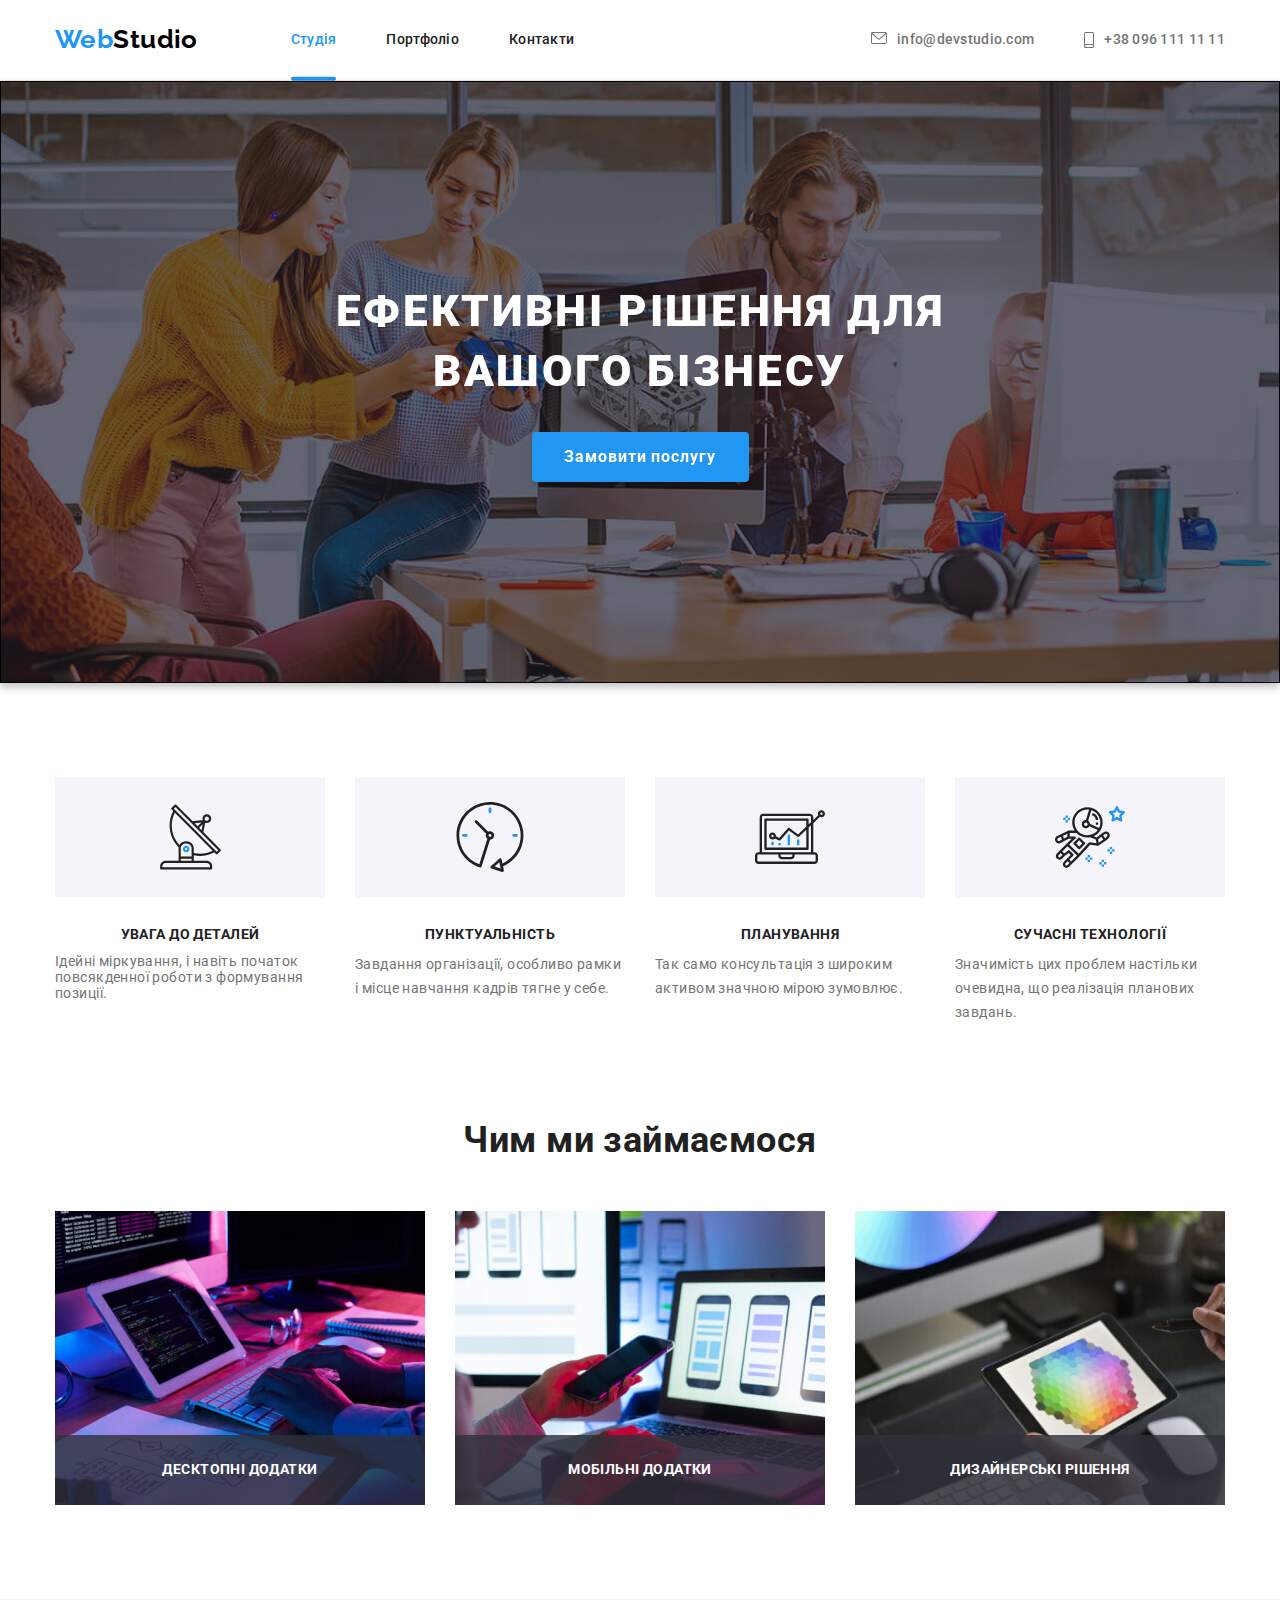
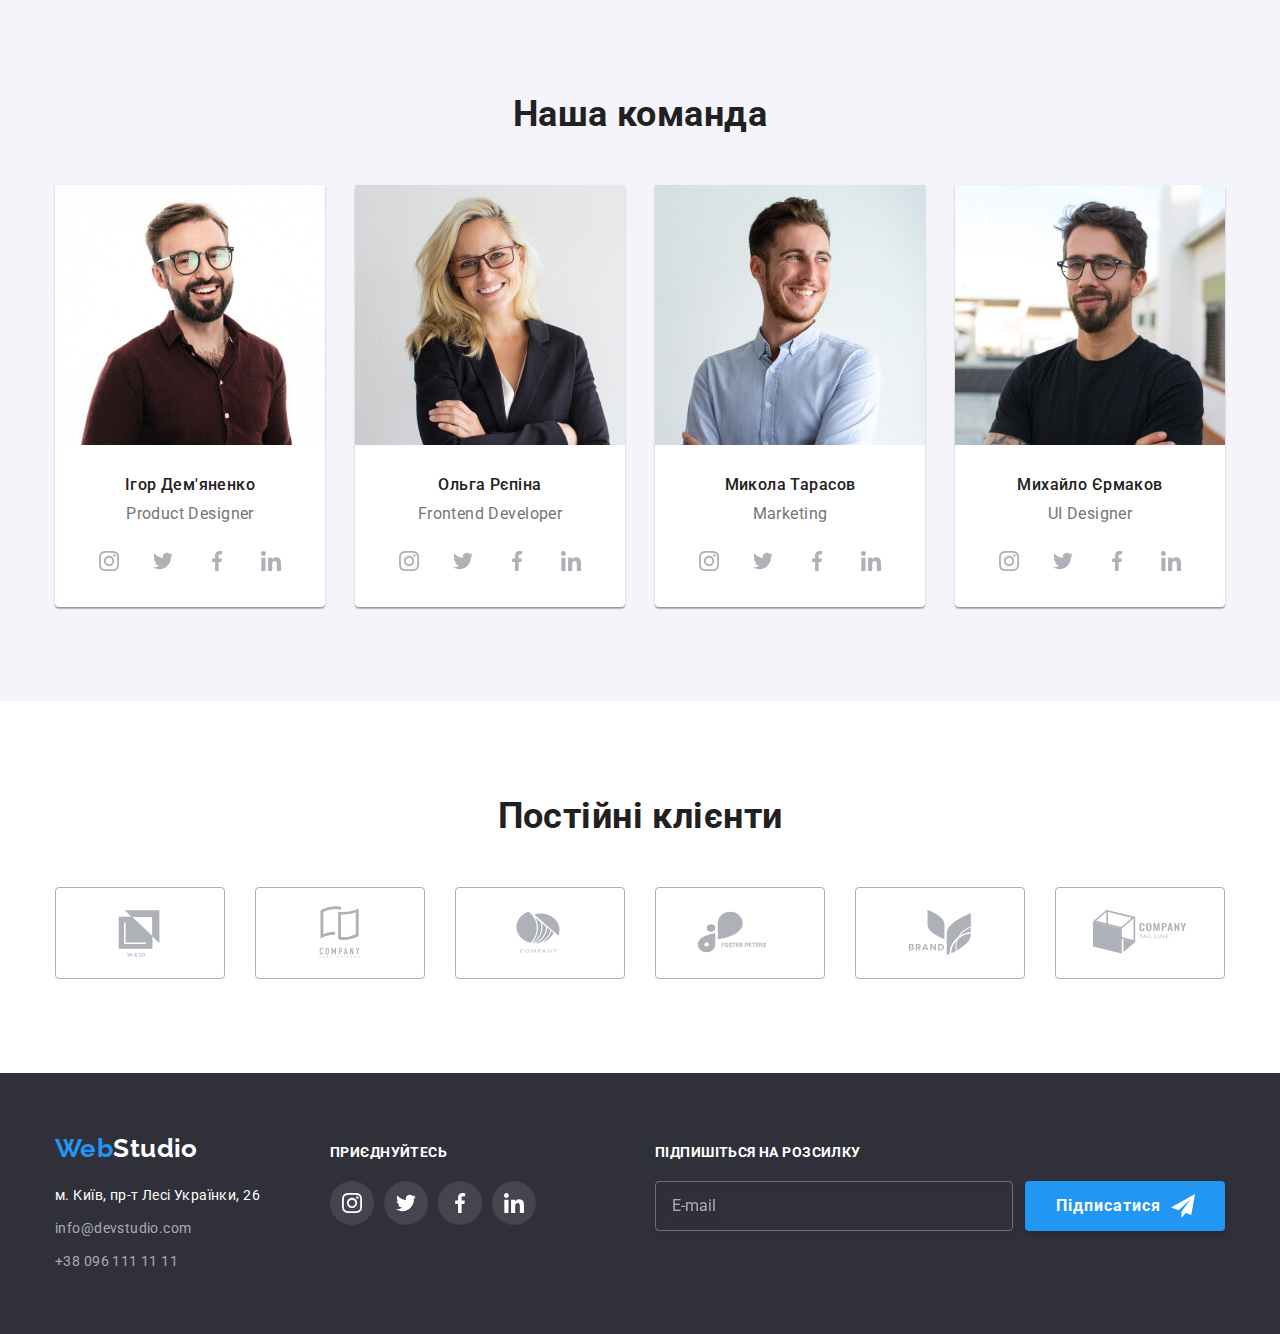
<file: index.html>
<!DOCTYPE html>
<html lang="uk">
	<head>
		<meta charset="UTF-8" />
		<meta http-equiv="X-UA-Compatible" content="IE=edge" />
		<meta name="viewport" content="width=device-width, initial-scale=1.0" />
		<title>Студія</title>
		<link rel="preconnect" href="https://fonts.googleapis.com" />
		<link rel="preconnect" href="https://fonts.gstatic.com" crossorigin />
		<link
			href="https://fonts.googleapis.com/css2?family=Raleway:wght@700&family=Roboto:wght@400;500;700;900&display=swap"
			rel="stylesheet"
		/>
		<link rel="stylesheet" href="./css/main.min.css" />
	</head>
	<body>
		<header class="page-header">
			<div class="header-wrap container">
				<nav class="header-nav">
					<a href="" lang="en" class="logo"> Web<span class="logo-second-part">Studio</span> </a>
					<ul class="header-menu">
						<li><a href="" class="menu-link link current">Студія</a></li>
						<li><a href="./portfolio.html" class="menu-link link">Портфоліо</a></li>
						<li><a href="" class="menu-link link">Контакти</a></li>
					</ul>
				</nav>
				<ul class="header-contacts">
					<li class="header-contact">
						<a href="mailto:info@devstudio.com" class="contacts-link link">
							<svg class="header-icon" width="16" height="12">
								<use href="./image/svg/icons.svg#envelope"></use>
							</svg>
							<p>info@devstudio.com</p>
						</a>
					</li>
					<li class="header-contact">
						<a href="tel:+380961111111" class="contacts-link link">
							<svg class="header-icon" width="10" height="16">
								<use href="./image/svg/icons.svg#smartphone"></use>
							</svg>
							<p>+38 096 111 11 11</p>
						</a>
					</li>
				</ul>
			</div>
			<div class="header-mobile-container container">
				<nav class="mobile-nav">
					<a href="" lang="en" class="logo"> Web<span class="logo-second-part">Studio</span> </a>
					<button type="button" class="mobile-menu-open" data-menu-open>
						<svg class="menu-icon" width="40" height="40">
							<use class="mobile-burger-icon" href="./image/svg/icons.svg#menu"></use>
						</svg>
					</button>
					<div class="menu-container is-hidden" data-menu>
						<div class="menu-first-part">
							<button type="button" class="mobile-menu-close" data-menu-close>
								<svg class="menu-close-icon" width="40" height="40">
									<use class="menu-close-cross" href="./image/svg/icons.svg#close40px"></use>
								</svg>
							</button>
							<ul class="mobile-menu-list">
								<li><a href="" class="mobile-menu-link link current">Студія</a></li>
								<li><a href="./portfolio.html" class="mobile-menu-link link">Портфоліо</a></li>
								<li><a href="" class="mobile-menu-link link">Контакти</a></li>
							</ul>
						</div>
						<ul class="mobile-contact">
							<li class="mobile-tel">
								<a href="tel:+380961111111" class="mobile-contact-link link"> +38 096 111 11 11 </a>
							</li>
							<li class="mobile-mail">
								<a href="mailto:info@devstudio.com" class="mobile-contact-link link">
									info@devstudio.com
								</a>
							</li>
							<li class="mobile-contact">
								<ul class="mobile-socials">
									<li class="mobile-social"><a href="">Instagram</a></li>
									<li class="mobile-social"><a href="">Twitter</a></li>
									<li class="mobile-social"><a href="">Facebook</a></li>
									<li class="mobile-social"><a href="">LinkedIn</a></li>
								</ul>
							</li>
						</ul>
					</div>
				</nav>
			</div>
		</header>
		<main>
			<!-- Герой -->
			<section class="hero">
				<div class="hero__promo">
					<h1 class="hero__title">Ефективні рішення для вашого бізнесу</h1>
					<button type="button" class="common-button common-button--hero" data-modal-open>
						Замовити послугу
					</button>
				</div>
			</section>
			<!-- Переваги -->
			<section class="benefits section">
				<div class="container">
					<h2 class="benefits__title visually-hidden">Переваги</h2>
					<ul class="benefits__list">
						<li class="benefits__item">
							<div class="benefits__picture">
								<svg class="benefits__icon" width="65" height="70">
									<use href="./image/svg/icons.svg#antenna"></use>
								</svg>
							</div>
							<h3 class="benefits__subtitle">Увага до деталей</h3>
							<p class="benefits-text">
								Ідейні міркування, і навіть початок повсякденної роботи з формування позиції.
							</p>
						</li>
						<li class="benefits__item">
							<div class="benefits__picture">
								<svg class="benefits__icon" width="70" height="70">
									<use href="./image/svg/icons.svg#clock"></use>
								</svg>
							</div>
							<h3 class="benefits__subtitle">Пунктуальність</h3>
							<p class="benefits__text">
								Завдання організації, особливо рамки і місце навчання кадрів тягне у себе.
							</p>
						</li>
						<li class="benefits__item">
							<div class="benefits__picture">
								<svg class="benefits__icon" width="70" height="70">
									<use href="./image/svg/icons.svg#diagram"></use>
								</svg>
							</div>
							<h3 class="benefits__subtitle">Планування</h3>
							<p class="benefits__text">
								Так само консультація з широким активом значною мірою зумовлює.
							</p>
						</li>
						<li class="benefits__item">
							<div class="benefits__picture">
								<svg class="benefits__icon" width="70" height="70">
									<use href="./image/svg/icons.svg#astronaut"></use>
								</svg>
							</div>
							<h3 class="benefits__subtitle">Сучасні технології</h3>
							<p class="benefits__text">
								Значимість цих проблем настільки очевидна, що реалізація планових завдань.
							</p>
						</li>
					</ul>
				</div>
			</section>
			<!-- Чим ми займаємося -->
			<section class="work section">
				<div class="container">
					<h2 class="work__title section-title">Чим ми займаємося</h2>
					<ul class="work__list">
						<li class="work__item">
							<img
								srcset="./image/work/work1-desk370@1x.jpg 1x, ./image/work/work1-desk370@2x.jpg 2x"
								src="./image/work/work1-desk370@1x.jpg"
								alt="Людина набирає програмний код на клавіатурі"
							/>
							<div class="work__description">Десктопні додатки</div>
						</li>
						<li class="work__item">
							<img
								srcset="./image/work/work2-desk370@1x.jpg 1x, ./image/work/work2-desk370@2x.jpg 2x"
								src="./image/work/work2-desk370@1x.jpg"
								alt="Людина працює з телефоном через ноутбук"
							/>
							<div class="work__description">Мобільні додатки</div>
						</li>
						<li class="work__item">
							<img
								srcset="./image/work/work3-desk370@1x.jpg 1x, ./image/work/work3-desk370@2x.jpg 2x"
								src="./image/work/work3-desk370@1x.jpg"
								alt="Людина вибирає колір на планшеті"
							/>
							<div class="work__description">Дизайнерські рішення</div>
						</li>
					</ul>
				</div>
			</section>
			<!-- Наша команда -->
			<section class="team section">
				<div class="container">
					<h2 class="team-title section-title">Наша команда</h2>
					<ul class="team-list">
						<li class="team-item">
							<picture>
								<source
									srcset="
										./image/team/pr-designer-desk-270@1x.jpg 1x,
										./image/team/pr-designer-desk-270@2x.jpg 2x
									"
									media="(min-width: 1200px)"
								/>
								<source
									srcset="
										./image/team/pr-designer-tab-354@1x.jpg 1x,
										./image/team/pr-designer-tab-354@2x.jpg 2x
									"
									media="(min-width: 768px)"
								/>
								<source
									srcset="
										./image/team/pr-designer-mob-450@1x.jpg  1x,
										./image/team//pr-designer-mob-450@2x.jpg 2x
									"
									media="(max-width: 767px)"
								/>
								<img
									src="./image/team/pr-designer-mob-450@1x.jpg"
									alt="фотографія Ігоря Дем'яненко"
									width="450"
									height="460"
								/>
							</picture>
							<div class="team-description">
								<h3 class="team-subtitle">Ігор Дем'яненко</h3>
								<p class="team-text" lang="en">Product Designer</p>
								<ul class="team-socials">
									<li class="team-social-item social-item">
										<a href="" class="team-social-link social-link">
											<svg class="team-icon social-icon" width="20" height="20">
												<use href="./image/svg/icons.svg#instagram"></use>
											</svg>
										</a>
									</li>
									<li class="team-social-item social-item">
										<a href="" class="team-social-link social-link">
											<svg class="team-icon social-icon" width="20" height="20">
												<use href="./image/svg/icons.svg#twitter"></use>
											</svg>
										</a>
									</li>
									<li class="team-social-item social-item">
										<a href="" class="team-social-link social-link">
											<svg class="team-icon social-icon" width="20" height="20">
												<use href="./image/svg/icons.svg#facebook"></use>
											</svg>
										</a>
									</li>
									<li class="team-social-item social-item">
										<a href="" class="team-social-link social-link">
											<svg class="team-icon social-icon" width="20" height="20">
												<use href="./image/svg/icons.svg#linkedin"></use>
											</svg>
										</a>
									</li>
								</ul>
							</div>
						</li>
						<li class="team-item">
							<picture>
								<source
									srcset="
										./image/team/developer-desk-270@1x.jpg 1x,
										./image/team/developer-desk-270@2x.jpg 2x
									"
									media="(min-width: 1200px)"
								/>
								<source
									srcset="
										./image/team/developer-tab-354@1x.jpg 1x,
										./image/team/developer-tab-354@2x.jpg 2x
									"
									media="(min-width: 768px)"
								/>
								<source
									srcset="
										./image/team/developer-mob-450@1x.jpg 1x,
										./image/team/developer-mob-450@2x.jpg 2x
									"
									media="(max-width: 767px)"
								/>
								<img
									src="./image/team/developer-mob-450@1x.jpg"
									alt="фотографія Ольги Рєпіної"
									width="450"
									height="460"
								/>
							</picture>
							<div class="team-description">
								<h3 class="team-subtitle">Ольга Рєпіна</h3>
								<p class="team-text" lang="en">Frontend Developer</p>
								<ul class="team-socials">
									<li class="team-social-item social-item">
										<a href="" class="team-social-link social-link">
											<svg class="team-icon social-icon" width="20" height="20">
												<use href="./image/svg/icons.svg#instagram"></use>
											</svg>
										</a>
									</li>
									<li class="team-social-item social-item">
										<a href="" class="team-social-link social-link">
											<svg class="team-icon social-icon" width="20" height="20">
												<use href="./image/svg/icons.svg#twitter"></use>
											</svg>
										</a>
									</li>
									<li class="team-social-item social-item">
										<a href="" class="team-social-link social-link">
											<svg class="team-icon social-icon" width="20" height="20">
												<use href="./image/svg/icons.svg#facebook"></use>
											</svg>
										</a>
									</li>
									<li class="team-social-item social-item">
										<a href="" class="team-social-link social-link">
											<svg class="team-icon social-icon" width="20" height="20">
												<use href="./image/svg/icons.svg#linkedin"></use>
											</svg>
										</a>
									</li>
								</ul>
							</div>
						</li>
						<li class="team-item">
							<picture>
								<source
									srcset="
										./image/team/marketing-desk-270@1x.jpg 1x,
										./image/team/marketing-desk-270@2x.jpg 2x
									"
									media="(min-width: 1200px)"
								/>
								<source
									srcset="
										./image/team/marketing-tab-354@1x.jpg 1x,
										./image/team/marketing-tab-354@2x.jpg 2x
									"
									media="(min-width: 768px)"
								/>
								<source
									srcset="
										./image/team/marketing-mob-450@1x.jpg 1x,
										./image/team/marketing-mob-450@2x.jpg 2x
									"
									media="(max-width: 767px)"
								/>
								<img
									src="./image/team/marketing-mob-450@1x.jpg"
									alt="фотографія Миколи Тарасова"
									width="450"
									height="460"
								/>
							</picture>
							<div class="team-description">
								<h3 class="team-subtitle">Микола Тарасов</h3>
								<p class="team-text" lang="en">Marketing</p>
								<ul class="team-socials">
									<li class="team-social-item social-item">
										<a href="" class="team-social-link social-link">
											<svg class="team-icon social-icon" width="20" height="20">
												<use href="./image/svg/icons.svg#instagram"></use>
											</svg>
										</a>
									</li>
									<li class="team-social-item social-item">
										<a href="" class="team-social-link social-link">
											<svg class="team-icon social-icon" width="20" height="20">
												<use href="./image/svg/icons.svg#twitter"></use>
											</svg>
										</a>
									</li>
									<li class="team-social-item social-item">
										<a href="" class="team-social-link social-link">
											<svg class="team-icon social-icon" width="20" height="20">
												<use href="./image/svg/icons.svg#facebook"></use>
											</svg>
										</a>
									</li>
									<li class="team-social-item social-item">
										<a href="" class="team-social-link social-link">
											<svg class="team-icon social-icon" width="20" height="20">
												<use href="./image/svg/icons.svg#linkedin"></use>
											</svg>
										</a>
									</li>
								</ul>
							</div>
						</li>
						<li class="team-item">
							<picture>
								<source
									srcset="
										./image/team/ui-designer-desk-270@1x.jpg 1x,
										./image/team/ui-designer-desk-270@2x.jpg 2x
									"
									media="(min-width: 1200px)"
								/>
								<source
									srcset="
										./image/team/ui-designer-tab-354@1x.jpg 1x,
										./image/team/ui-designer-tab-354@2x.jpg 2x
									"
									media="(min-width: 768px)"
								/>
								<source
									srcset="
										./image/team/ui-designer-mob-450@1x.jpg 1x,
										./image/team/ui-designer-mob-450@2x.jpg 2x
									"
									media="(max-width: 767px)"
								/>
								<img
									src="./image/team/ui-designer-mob-450@1x.jpg"
									alt="фотографія Михайла Єрмакова"
									width="450"
									height="460"
								/>
							</picture>
							<div class="team-description">
								<h3 class="team-subtitle">Михайло Єрмаков</h3>
								<p class="team-text" lang="en">UI Designer</p>
								<ul class="team-socials">
									<li class="team-social-item social-item">
										<a href="" class="team-social-link social-link">
											<svg class="team-icon social-icon" width="20" height="20">
												<use href="./image/svg/icons.svg#instagram"></use>
											</svg>
										</a>
									</li>
									<li class="team-social-item social-item">
										<a href="" class="team-social-link social-link">
											<svg class="team-icon social-icon" width="20" height="20">
												<use href="./image/svg/icons.svg#twitter"></use>
											</svg>
										</a>
									</li>
									<li class="team-social-item social-item">
										<a href="" class="team-social-link social-link">
											<svg class="team-icon social-icon" width="20" height="20">
												<use href="./image/svg/icons.svg#facebook"></use>
											</svg>
										</a>
									</li>
									<li class="team-social-item social-item">
										<a href="" class="team-social-link social-link">
											<svg class="team-icon social-icon" width="20" height="20">
												<use href="./image/svg/icons.svg#linkedin"></use>
											</svg>
										</a>
									</li>
								</ul>
							</div>
						</li>
					</ul>
				</div>
			</section>
			<!-- Постійні клієнти -->
			<section class="clients section">
				<div class="container">
					<h2 class="clients-title section-title">Постійні клієнти</h2>
					<ul class="clients-list">
						<li class="clients-item">
							<a href="" class="clients-link">
								<svg class="clients-icon" width="106" height="60">
									<use href="./image/svg/icons.svg#logo1"></use>
								</svg>
							</a>
						</li>
						<li class="clients-item">
							<a href="" class="clients-link">
								<svg class="clients-icon" width="106" height="60">
									<use href="./image/svg/icons.svg#logo2"></use>
								</svg>
							</a>
						</li>
						<li class="clients-item">
							<a href="" class="clients-link">
								<svg class="clients-icon" width="106" height="60">
									<use href="./image/svg/icons.svg#logo3"></use>
								</svg>
							</a>
						</li>
						<li class="clients-item">
							<a href="" class="clients-link">
								<svg class="clients-icon" width="106" height="60">
									<use href="./image/svg/icons.svg#logo4"></use>
								</svg>
							</a>
						</li>
						<li class="clients-item">
							<a href="" class="clients-link">
								<svg class="clients-icon" width="106" height="60">
									<use href="./image/svg/icons.svg#logo5"></use>
								</svg>
							</a>
						</li>
						<li class="clients-item">
							<a href="" class="clients-link">
								<svg class="clients-icon" width="106" height="60">
									<use href="./image/svg/icons.svg#logo6"></use>
								</svg>
							</a>
						</li>
					</ul>
				</div>
			</section>
		</main>
		<footer class="down">
			<div class="footer-container container">
				<div class="footer-address">
					<a href="" lang="en" class="logo"> Web<span class="logo-second-part">Studio</span> </a>
					<address class="footer-contacts">
						<ul class="footer-list">
							<li class="footer-item">
								<a
									href="https://moovitapp.com/index/uk/Громадський_транспорт-бульвар_Лесі_Українки_26-Kyiv-site_40308368-3468"
									target="_blank"
									rel="noopener noreferrer"
									class="footer-link link"
									>м. Київ, пр-т Лесі Українки, 26</a
								>
							</li>
							<li class="footer-item">
								<a href="mailto:info@devstudio.com" class="footer-link link transparent"
									>info@devstudio.com</a
								>
							</li>
							<li class="footer-item">
								<a href="tel:+380961111111" class="footer-link link transparent"
									>+38 096 111 11 11</a
								>
							</li>
						</ul>
					</address>
				</div>
				<div class="footer-follow">
					<p class="footer-call">приєднуйтесь</p>
					<ul class="footer-socials-list">
						<li class="footer-social-item social-item">
							<a href="" class="footer-social-link social-link">
								<svg class="footer-icon social-icon" width="20" height="20">
									<use href="./image/svg/icons.svg#instagram"></use>
								</svg>
							</a>
						</li>
						<li class="footer-social-item social-item">
							<a href="" class="footer-social-link social-link">
								<svg class="footer-icon social-icon" width="20" height="20">
									<use href="./image/svg/icons.svg#twitter"></use>
								</svg>
							</a>
						</li>
						<li class="footer-social-item social-item">
							<a href="" class="footer-social-link social-link">
								<svg class="footer-icon social-icon" width="20" height="20">
									<use href="./image/svg/icons.svg#facebook"></use>
								</svg>
							</a>
						</li>
						<li class="footer-social-item social-item">
							<a href="" class="footer-social-link social-link">
								<svg class="footer-icon social-icon" width="20" height="20">
									<use href="./image/svg/icons.svg#linkedin"></use>
								</svg>
							</a>
						</li>
					</ul>
				</div>
				<div class="footer-subscription">
					<p class="footer-call">Підпишіться на розсилку</p>
					<form class="subscription-form">
						<label>
							<input
								id="subscription-input"
								type="email"
								name="subscription-email"
								class="subscription-input"
								placeholder="E-mail"
							/>
						</label>
						<button type="submit" class="common-button footer-subscription-btn">
							<span class="footer-button-text">Підписатися</span>
							<svg class="footer-button-icon" width="24" height="24">
								<use href="./image/svg/icons.svg#send"></use>
							</svg>
						</button>
					</form>
				</div>
			</div>
		</footer>
		<div class="backdrop is-hidden" data-modal>
			<div class="order-modal">
				<button type="button" class="order-modal-btn" data-modal-close>
					<svg class="order-close-icon" width="18" height="18">
						<use href="./image/svg/icons.svg#close"></use>
					</svg>
				</button>
				<p class="order-modal-title">Залиште свої дані, ми вам передзвонимо</p>
				<form class="order-modal-form">
					<div class="order-modal-field">
						<label for="user-name" class="order-modal-label">Ім'я</label>
						<div class="order-input-wrap">
							<input
								type="text"
								id="user-name"
								name="user-name"
								class="order-modal-input"
								required
							/>
							<svg class="order-input-icon" width="18" height="18">
								<use href="./image/svg/icons.svg#person-black"></use>
							</svg>
						</div>
					</div>
					<div class="order-modal-field">
						<label for="user-phone" class="order-modal-label">Телефон</label>
						<div class="order-input-wrap">
							<input
								type="tel"
								id="user-phone"
								name="user-phone"
								class="order-modal-input"
								required
							/>
							<svg class="order-input-icon" width="18" height="18">
								<use href="./image/svg/icons.svg#phone-black"></use>
							</svg>
						</div>
					</div>
					<div class="order-modal-field">
						<label for="user-mail" class="order-modal-label">Пошта</label>
						<div class="order-input-wrap">
							<input
								type="email"
								name="user-mail"
								id="user-mail"
								class="order-modal-input"
								required
							/>
							<svg class="order-input-icon" width="18" height="18">
								<use href="./image/svg/icons.svg#email-black"></use>
							</svg>
						</div>
					</div>
					<div class="order-modal-field">
						<label for="user-comment" class="order-modal-label">Коментар</label>
						<textarea
							id="user-comment"
							name="user-comment"
							class="order-modal-area"
							placeholder="Введіть текст"
						></textarea>
					</div>
					<div class="order-modal-field">
						<input
							type="checkbox"
							id="order-conditions"
							name="agreement"
							value="yes"
							class="order-modal-check visually-hidden"
						/>
						<label for="order-conditions" class="order-check-label">
							<span class="check-icon-wrap">
								<svg class="order-check-icon" width="16" height="15">
									<use href="./image/svg/icons.svg#check"></use>
								</svg>
							</span>
							<span class="order-conditions">
								Погоджуюся з розсилкою та приймаю
								<a href="" class="order-modal-link">Умови договору</a></span
							>
						</label>
					</div>
					<button type="submit" class="order-submit-btn common-button">Відправити</button>
				</form>
			</div>
		</div>
		<script src="./js/modal.js"></script>
		<script src="./js/menu.js"></script>
	</body>
</html>
</file>
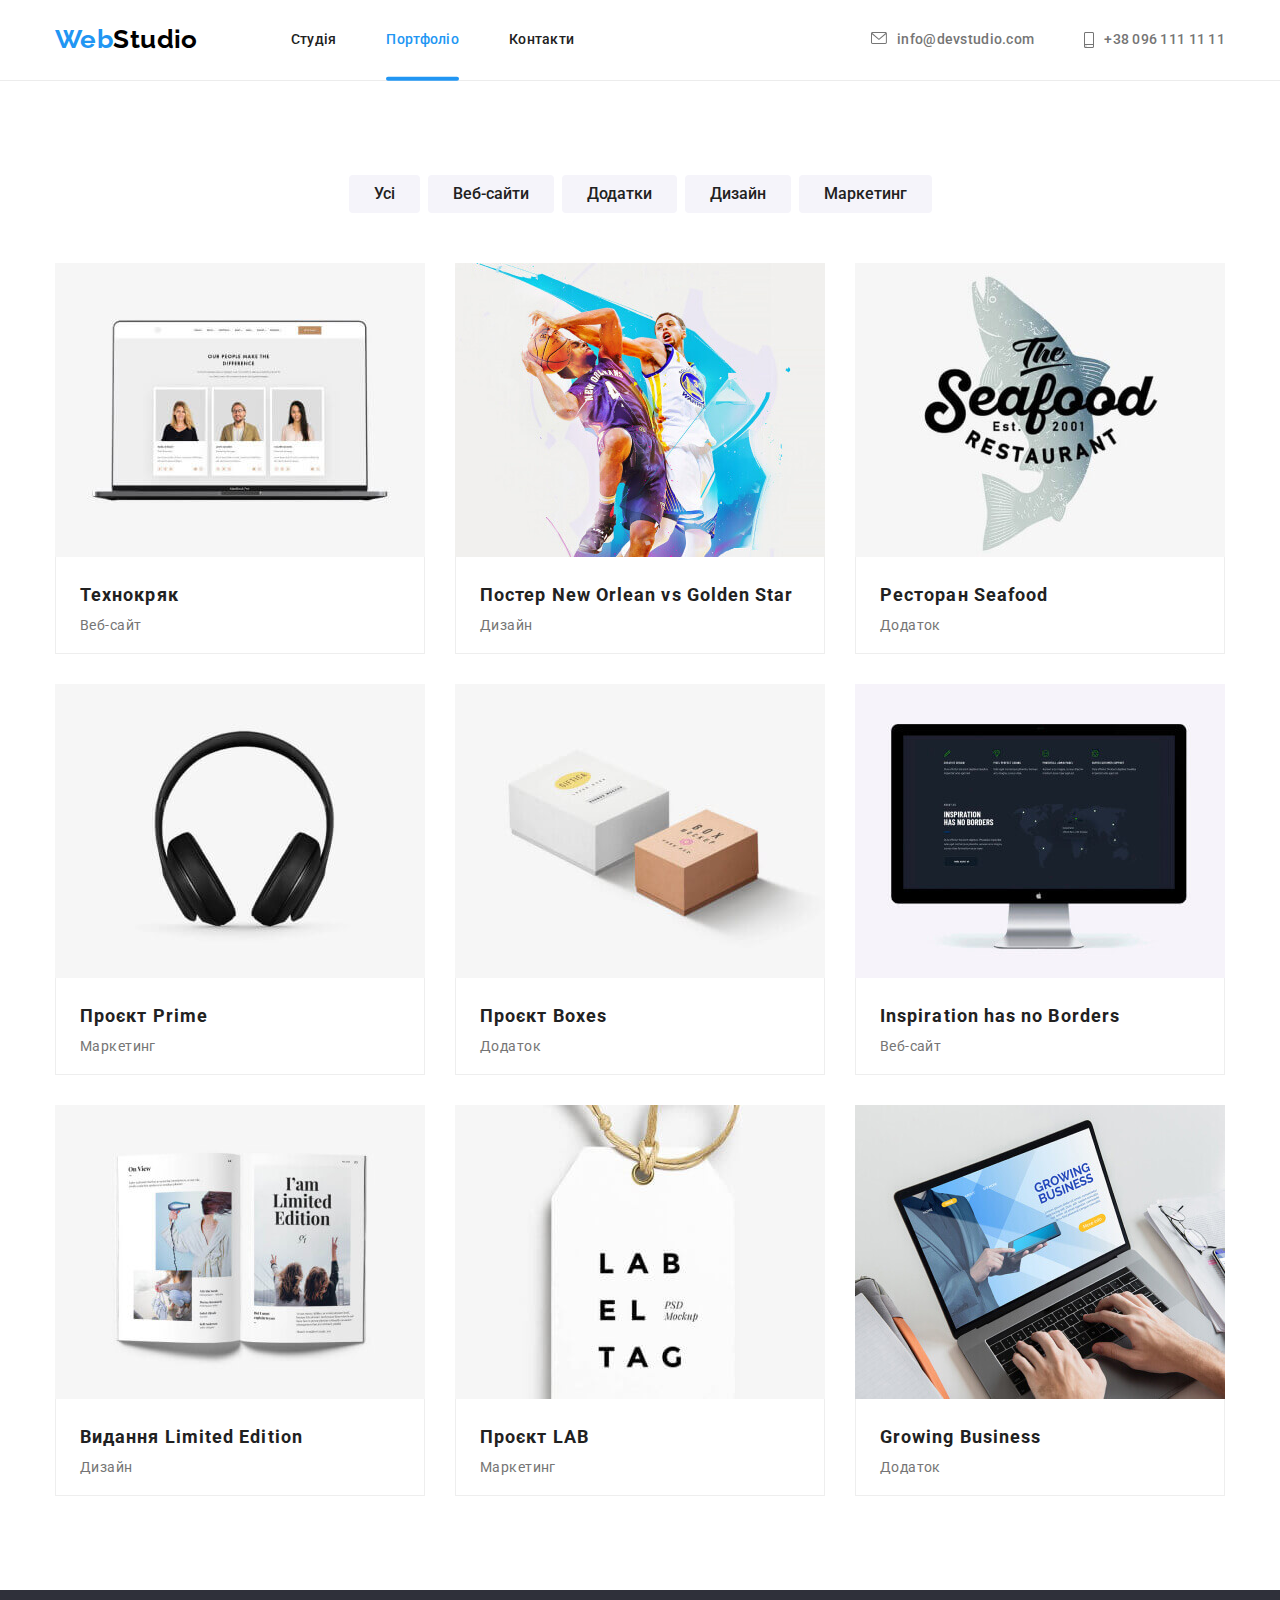
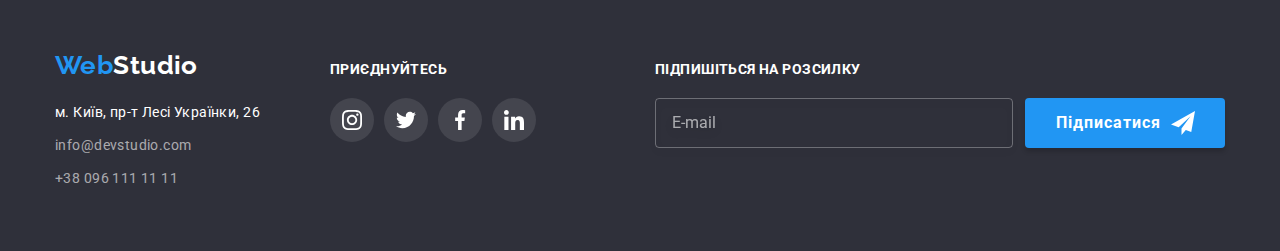
<file: portfolio.html>
<!DOCTYPE html>
<html lang="uk">
	<head>
		<meta charset="UTF-8" />
		<meta http-equiv="X-UA-Compatible" content="IE=edge" />
		<meta name="viewport" content="width=device-width, initial-scale=1.0" />
		<title>Портфоліо</title>
		<link rel="preconnect" href="https://fonts.googleapis.com" />
		<link rel="preconnect" href="https://fonts.gstatic.com" crossorigin />
		<link
			href="https://fonts.googleapis.com/css2?family=Raleway:wght@700&family=Roboto:wght@400;500;700;900&display=swap"
			rel="stylesheet"
		/>
		<link rel="stylesheet" href="./css/main.min.css" />
	</head>
	<body>
		<header class="page-header">
			<div class="header-wrap container">
				<nav class="header-nav">
					<a href="" lang="en" class="logo">
						<span class="logo-first-part">Web</span><span class="logo-second-part">Studio</span>
					</a>
					<ul class="header-menu list">
						<li><a href="./index.html" class="menu-link link">Студія</a></li>
						<li><a href="" class="menu-link link current">Портфоліо</a></li>
						<li><a href="" class="menu-link link">Контакти</a></li>
					</ul>
				</nav>
				<ul class="header-contacts list">
					<li class="header-contact">
						<a href="mailto:info@devstudio.com" class="contacts-link link">
							<svg class="header-icon" width="16" height="12">
								<use href="./image/svg/icons.svg#envelope"></use>
							</svg>
							<p>info@devstudio.com</p>
						</a>
					</li>
					<li class="header-contact">
						<a href="tel:+380961111111" class="contacts-link link">
							<svg class="header-icon" width="10" height="16">
								<use href="./image/svg/icons.svg#smartphone"></use>
							</svg>
							<p>+38 096 111 11 11</p>
						</a>
					</li>
				</ul>
			</div>
			<div class="header-mobile-container container">
				<nav class="mobile-nav">
					<a href="" lang="en" class="logo"> Web<span class="logo-second-part">Studio</span> </a>
					<button type="button" class="mobile-menu-open" data-menu-open>
						<svg class="menu-icon" width="40" height="40">
							<use class="mobile-burger-icon" href="./image/svg/icons.svg#menu"></use>
						</svg>
					</button>
					<div class="menu-container is-hidden" data-menu>
						<div class="menu-first-part">
							<button type="button" class="mobile-menu-close" data-menu-close>
								<svg class="menu-close-icon" width="40" height="40">
									<use class="menu-close-cross" href="./image/svg/icons.svg#close40px"></use>
								</svg>
							</button>
							<ul class="mobile-menu-list">
								<li><a href="./index.html" class="mobile-menu-link link">Студія</a></li>
								<li><a href="" class="mobile-menu-link current link">Портфоліо</a></li>
								<li><a href="" class="mobile-menu-link link">Контакти</a></li>
							</ul>
						</div>
						<ul class="mobile-contact">
							<li class="mobile-tel">
								<a href="tel:+380961111111" class="mobile-contact-link link"> +38 096 111 11 11 </a>
							</li>
							<li class="mobile-mail">
								<a href="mailto:info@devstudio.com" class="mobile-contact-link link">
									info@devstudio.com
								</a>
							</li>
							<li class="mobile-contact">
								<ul class="mobile-socials">
									<li class="mobile-social"><a href="">Instagram</a></li>
									<li class="mobile-social"><a href="">Twitter</a></li>
									<li class="mobile-social"><a href="">Facebook</a></li>
									<li class="mobile-social"><a href="">LinkedIn</a></li>
								</ul>
							</li>
						</ul>
					</div>
				</nav>
			</div>
		</header>
		<main>
			<!-- Проєкти -->
			<section class="portfolio section">
				<div class="container">
					<h1 class="main-title visually-hidden">Портфоліо</h1>
					<ul class="portfolio-buttons list">
						<li class="buttons-item">
							<button type="button" class="portfolio-button big-size">Усі</button>
						</li>
						<li class="buttons-item">
							<button type="button" class="portfolio-button">Веб-сайти</button>
						</li>
						<li class="buttons-item">
							<button type="button" class="portfolio-button">Додатки</button>
						</li>
						<li class="buttons-item">
							<button type="button" class="portfolio-button">Дизайн</button>
						</li>
						<li class="buttons-item">
							<button type="button" class="portfolio-button">Маркетинг</button>
						</li>
					</ul>
					<ul class="portfolio-list list">
						<li class="portfolio-item">
							<a href="" class="portfolio-link">
								<div class="portfolio-item-thumb">
									<img
										srcset="
											./image/portfolio/project1-mob-450@1x.jpg  450w,
											./image/portfolio/project1-mob-450@2x.jpg  900w,
											./image/portfolio/project1-tab-354@1x.jpg  354w,
											./image/portfolio/project1-tab-354@2x.jpg  708w,
											./image/portfolio/project1-desk-370@1x.jpg 370w,
											./image/portfolio/project1-desk-370@2x.jpg 740w
										"
										sizes="(min-width:1200px) 370px, (min-width:768px) 354px, (min-width:320px) 450px, 100vw"
										src="./image/portfolio/project1-mob-450@1x.jpg"
										alt="Веб-сайт Технокряк"
									/>
									<div class="portfolio-overlay">
										<p class="portfolio-overlay-text">
											Ресурс пропонує комплексні пропозиції з різним рівнем функціоналу та сервісів.
											Все це дозволить відвідувачу отримати вичерпні відомості про компанію чи
											приватну особу.
										</p>
									</div>
								</div>
								<div class="portfolio-description">
									<h2 class="portfolio-title">Технокряк</h2>
									<p class="portfolio-text">Веб-сайт</p>
								</div>
							</a>
						</li>
						<li class="portfolio-item">
							<a href="" class="portfolio-link">
								<div class="portfolio-item-thumb">
									<img
										srcset="
											./image/portfolio/project2-mob-450@1x.jpg  450w,
											./image/portfolio/project2-mob-450@2x.jpg  900w,
											./image/portfolio/project2-tab-354@1x.jpg  354w,
											./image/portfolio/project2-tab-354@2x.jpg  708w,
											./image/portfolio/project2-desk-370@1x.jpg 370w,
											./image/portfolio/project2-desk-370@2x.jpg 740w
										"
										sizes="(min-width:1200px) 370px, (min-width:768px) 354px, (min-width:320px) 450px, 100vw"
										src="./image/portfolio/project2-mob-450@1x.jpg"
										alt="Дизайн постера з двума баскетболістами"
									/>

									<div class="portfolio-overlay">
										<p class="portfolio-overlay-text">
											Ресурс пропонує комплексні пропозиції з різним рівнем функціоналу та сервісів.
											Все це дозволить відвідувачу отримати вичерпні відомості про компанію чи
											приватну особу.
										</p>
									</div>
								</div>
								<div class="portfolio-description">
									<h2 class="portfolio-title">Постер New Orlean vs Golden Star</h2>
									<p class="portfolio-text">Дизайн</p>
								</div>
							</a>
						</li>
						<li class="portfolio-item">
							<a href="" class="portfolio-link">
								<div class="portfolio-item-thumb">
									<img
										srcset="
											./image/portfolio/project3-mob-450@1x.jpg  450w,
											./image/portfolio/project3-mob-450@2x.jpg  900w,
											./image/portfolio/project3-tab-354@1x.jpg  354w,
											./image/portfolio/project3-tab-354@2x.jpg  708w,
											./image/portfolio/project3-desk-370@1x.jpg 370w,
											./image/portfolio/project3-desk-370@2x.jpg 740w
										"
										sizes="(min-width:1200px) 370px, (min-width:768px) 354px, (min-width:320px) 450px, 100vw"
										src="./image/portfolio/project3-mob-450@1x.jpg"
										alt="Логотип ресторану Seafood"
									/>
									<!-- <img
										src="./image/portfolio/project3.jpg"
										alt=">Логотип ресторану Seafood"
										width="370"
									/> -->
									<div class="portfolio-overlay">
										<p class="portfolio-overlay-text">
											Ресурс пропонує комплексні пропозиції з різним рівнем функціоналу та сервісів.
											Все це дозволить відвідувачу отримати вичерпні відомості про компанію чи
											приватну особу.
										</p>
									</div>
								</div>
								<div class="portfolio-description">
									<h2 class="portfolio-title">Ресторан Seafood</h2>
									<p class="portfolio-text">Додаток</p>
								</div>
							</a>
						</li>
						<li class="portfolio-item">
							<a href="" class="portfolio-link">
								<div class="portfolio-item-thumb">
									<img
										srcset="
											./image/portfolio/project4-mob-450@1x.jpg  450w,
											./image/portfolio/project4-mob-450@2x.jpg  900w,
											./image/portfolio/project4-tab-354@1x.jpg  354w,
											./image/portfolio/project4-tab-354@2x.jpg  708w,
											./image/portfolio/project4-desk-370@1x.jpg 370w,
											./image/portfolio/project4-desk-370@2x.jpg 740w
										"
										sizes="(min-width:1200px) 370px, (min-width:768px) 354px, (min-width:320px) 450px, 100vw"
										src="./image/portfolio/project4-mob-450@1x.jpg"
										alt="Навушники"
									/>
									<!-- <img src="./image/portfolio/project4.jpg" alt="Навушники" width="370" /> -->
									<div class="portfolio-overlay">
										<p class="portfolio-overlay-text">
											Ресурс пропонує комплексні пропозиції з різним рівнем функціоналу та сервісів.
											Все це дозволить відвідувачу отримати вичерпні відомості про компанію чи
											приватну особу.
										</p>
									</div>
								</div>
								<div class="portfolio-description">
									<h2 class="portfolio-title">Проєкт Prime</h2>
									<p class="portfolio-text">Маркетинг</p>
								</div>
							</a>
						</li>
						<li class="portfolio-item">
							<a href="" class="portfolio-link">
								<div class="portfolio-item-thumb">
									<img
										srcset="
											./image/portfolio/project5-mob-450@1x.jpg  450w,
											./image/portfolio/project5-mob-450@2x.jpg  900w,
											./image/portfolio/project5-tab-354@1x.jpg  354w,
											./image/portfolio/project5-tab-354@2x.jpg  708w,
											./image/portfolio/project5-desk-370@1x.jpg 370w,
											./image/portfolio/project5-desk-370@2x.jpg 740w
										"
										sizes="(min-width:1200px) 370px, (min-width:768px) 354px, (min-width:320px) 450px, 100vw"
										src="./image/portfolio/project5-mob-450@1x.jpg"
										alt="Дві коробки з картону"
									/>
									<!-- <img
										src="./image/portfolio/project5.jpg"
										alt="Дві коробки з картону"
										width="370"
									/> -->
									<div class="portfolio-overlay">
										<p class="portfolio-overlay-text">
											Ресурс пропонує комплексні пропозиції з різним рівнем функціоналу та сервісів.
											Все це дозволить відвідувачу отримати вичерпні відомості про компанію чи
											приватну особу.
										</p>
									</div>
								</div>
								<div class="portfolio-description">
									<h2 class="portfolio-title">Проєкт Boxes</h2>
									<p class="portfolio-text">Додаток</p>
								</div>
							</a>
						</li>
						<li class="portfolio-item">
							<a href="" class="portfolio-link">
								<div class="portfolio-item-thumb">
									<img
										srcset="
											./image/portfolio/project6-mob-450@1x.jpg  450w,
											./image/portfolio/project6-mob-450@2x.jpg  900w,
											./image/portfolio/project6-tab-354@1x.jpg  354w,
											./image/portfolio/project6-tab-354@2x.jpg  708w,
											./image/portfolio/project6-desk-370@1x.jpg 370w,
											./image/portfolio/project6-desk-370@2x.jpg 740w
										"
										sizes="(min-width:1200px) 370px, (min-width:768px) 354px, (min-width:320px) 450px, 100vw"
										src="./image/portfolio/project6-mob-450@1x.jpg"
										alt="Веб-сайт на екрані моніторуи"
									/>
									<!-- <img
										src="./image/portfolio/project6.jpg"
										alt="Веб-сайт на екрані монітору"
										width="370"
									/> -->
									<div class="portfolio-overlay">
										<p class="portfolio-overlay-text">
											Ресурс пропонує комплексні пропозиції з різним рівнем функціоналу та сервісів.
											Все це дозволить відвідувачу отримати вичерпні відомості про компанію чи
											приватну особу.
										</p>
									</div>
								</div>
								<div class="portfolio-description">
									<h2 class="portfolio-title">Inspiration has no Borders</h2>
									<p class="portfolio-text">Веб-сайт</p>
								</div>
							</a>
						</li>
						<li class="portfolio-item">
							<a href="" class="portfolio-link">
								<div class="portfolio-item-thumb">
									<img
										srcset="
											./image/portfolio/project7-mob-450@1x.jpg  450w,
											./image/portfolio/project7-mob-450@2x.jpg  900w,
											./image/portfolio/project7-tab-354@1x.jpg  354w,
											./image/portfolio/project7-tab-354@2x.jpg  708w,
											./image/portfolio/project7-desk-370@1x.jpg 370w,
											./image/portfolio/project7-desk-370@2x.jpg 740w
										"
										sizes="(min-width:1200px) 370px, (min-width:768px) 354px, (min-width:320px) 450px, 100vw"
										src="./image/portfolio/project7-mob-450@1x.jpg"
										alt="Розворот періодичного видання"
									/>
									<!-- <img
										src="./image/portfolio/project7.jpg"
										alt="Розворот періодичного видання"
										width="370"
									/> -->
									<div class="portfolio-overlay">
										<p class="portfolio-overlay-text">
											Ресурс пропонує комплексні пропозиції з різним рівнем функціоналу та сервісів.
											Все це дозволить відвідувачу отримати вичерпні відомості про компанію чи
											приватну особу.
										</p>
									</div>
								</div>
								<div class="portfolio-description">
									<h2 class="portfolio-title">Видання Limited Edition</h2>
									<p class="portfolio-text">Дизайн</p>
								</div>
							</a>
						</li>
						<li class="portfolio-item">
							<a href="" class="portfolio-link">
								<div class="portfolio-item-thumb">
									<img
										srcset="
											./image/portfolio/project8-mob-450@1x.jpg  450w,
											./image/portfolio/project8-mob-450@2x.jpg  900w,
											./image/portfolio/project8-tab-354@1x.jpg  354w,
											./image/portfolio/project8-tab-354@2x.jpg  708w,
											./image/portfolio/project8-desk-370@1x.jpg 370w,
											./image/portfolio/project8-desk-370@2x.jpg 740w
										"
										sizes="(min-width:1200px) 370px, (min-width:768px) 354px, (min-width:320px) 450px, 100vw"
										src="./image/portfolio/project8-mob-450@1x.jpg"
										alt="Етикетка з назвою проекту"
									/>
									<!-- <img
										src="./image/portfolio/project8.jpg"
										alt="Етикетка з назвою проекту"
										width="370"
									/> -->
									<div class="portfolio-overlay">
										<p class="portfolio-overlay-text">
											Ресурс пропонує комплексні пропозиції з різним рівнем функціоналу та сервісів.
											Все це дозволить відвідувачу отримати вичерпні відомості про компанію чи
											приватну особу.
										</p>
									</div>
								</div>
								<div class="portfolio-description">
									<h2 class="portfolio-title">Проєкт LAB</h2>
									<p class="portfolio-text">Маркетинг</p>
								</div>
							</a>
						</li>
						<li class="portfolio-item">
							<a href="" class="portfolio-link">
								<div class="portfolio-item-thumb">
									<img
										srcset="
											./image/portfolio/project9-mob-450@1x.jpg  450w,
											./image/portfolio/project9-mob-450@2x.jpg  900w,
											./image/portfolio/project9-tab-354@1x.jpg  354w,
											./image/portfolio/project9-tab-354@2x.jpg  708w,
											./image/portfolio/project9-desk-370@1x.jpg 370w,
											./image/portfolio/project9-desk-370@2x.jpg 740w
										"
										sizes="(min-width:1200px) 370px, (min-width:768px) 354px, (min-width:320px) 450px, 100vw"
										src="./image/portfolio/project9-mob-450@1x.jpg"
										alt="Людина працює за ноутбуком з додатком Growing Business"
									/>
									<!-- <img
										src="./image/portfolio/project9.jpg"
										alt="Людина працює за ноутбуком з додатком Growing Business"
										width="370"
									/> -->
									<div class="portfolio-overlay">
										<p class="portfolio-overlay-text">
											Ресурс пропонує комплексні пропозиції з різним рівнем функціоналу та сервісів.
											Все це дозволить відвідувачу отримати вичерпні відомості про компанію чи
											приватну особу.
										</p>
									</div>
								</div>
								<div class="portfolio-description">
									<h2 class="portfolio-title">Growing Business</h2>
									<p class="portfolio-text">Додаток</p>
								</div>
							</a>
						</li>
					</ul>
				</div>
			</section>
		</main>
		<footer class="down">
			<div class="footer-container container">
				<div class="footer-address">
					<a href="" lang="en" class="logo"> Web<span class="logo-second-part">Studio</span> </a>
					<address class="footer-contacts">
						<ul class="footer-list">
							<li class="footer-item">
								<a
									href="https://moovitapp.com/index/uk/Громадський_транспорт-бульвар_Лесі_Українки_26-Kyiv-site_40308368-3468"
									target="_blank"
									rel="noopener noreferrer"
									class="footer-link link"
									>м. Київ, пр-т Лесі Українки, 26</a
								>
							</li>
							<li class="footer-item">
								<a href="mailto:info@devstudio.com" class="footer-link link transparent"
									>info@devstudio.com</a
								>
							</li>
							<li class="footer-item">
								<a href="tel:+380961111111" class="footer-link link transparent"
									>+38 096 111 11 11</a
								>
							</li>
						</ul>
					</address>
				</div>
				<div class="footer-follow">
					<p class="footer-call">приєднуйтесь</p>
					<ul class="footer-socials-list">
						<li class="footer-social-item social-item">
							<a href="" class="footer-social-link social-link">
								<svg class="footer-icon social-icon" width="20" height="20">
									<use href="./image/svg/icons.svg#instagram"></use>
								</svg>
							</a>
						</li>
						<li class="footer-social-item social-item">
							<a href="" class="footer-social-link social-link">
								<svg class="footer-icon social-icon" width="20" height="20">
									<use href="./image/svg/icons.svg#twitter"></use>
								</svg>
							</a>
						</li>
						<li class="footer-social-item social-item">
							<a href="" class="footer-social-link social-link">
								<svg class="footer-icon social-icon" width="20" height="20">
									<use href="./image/svg/icons.svg#facebook"></use>
								</svg>
							</a>
						</li>
						<li class="footer-social-item social-item">
							<a href="" class="footer-social-link social-link">
								<svg class="footer-icon social-icon" width="20" height="20">
									<use href="./image/svg/icons.svg#linkedin"></use>
								</svg>
							</a>
						</li>
					</ul>
				</div>
				<div class="footer-subscription">
					<p class="footer-call">Підпишіться на розсилку</p>
					<form class="subscription-form">
						<label>
							<input
								id="subscription-input"
								type="email"
								name="subscription-email"
								class="subscription-input"
								placeholder="E-mail"
							/>
						</label>
						<button type="submit" class="common-button footer-subscription-btn">
							<span class="footer-button-text">Підписатися</span>
							<svg class="footer-button-icon" width="24" height="24">
								<use href="./image/svg/icons.svg#send"></use>
							</svg>
						</button>
					</form>
				</div>
			</div>
		</footer>
		<script src="./js/menu.js"></script>
	</body>
</html>
</file>
<file: css/main.min.css>
:root{--primary-text-color: #757575;--secondary-text-color: #ffffff;--tertiary-text-color: #212121;--primary-title-color: #212121;--secondary-title-color: #ffffff;--logo-first-color: #2196f3;--logo-second-color: #000000;--logo-third-color: #ffffff;--accent-color: #2196f3;--accent-hero-color: #188ce8;--primary-background-color: #ffffff;--secondary-background-color: #2f303a;--tertiary-background-color: #f5f4fa;--button-background-color: #2196f3;--link-footer-color: rgba(255, 255, 255, 0.6);--primary-icon-color: #afb1b8;--gradient: linear-gradient(to right, rgba(47, 48, 58, 0.4), rgba(47, 48, 58, 0.4))}*{margin:0;padding:0;border:none;box-sizing:border-box}*::before,*::after{margin:0;padding:0;border:none;box-sizing:border-box}li{list-style:none}a{color:inherit;text-decoration:none}h1,h2,h3,h4,h5,h6{font-weight:inherit;font-size:inherit}input,button,textarea{font-family:inherit;font-size:inherit;font-weight:inherit}button{cursor:pointer;color:inherit;background-color:inherit}address{font-style:normal}img{display:block;max-width:100%;height:auto;width:100%}.visually-hidden{position:absolute;width:1px;height:1px;margin:-1px;border:0;padding:0;white-space:nowrap;-webkit-clip-path:inset(100%);clip-path:inset(100%);clip:rect(0 0 0 0);overflow:hidden}body{font-family:Roboto,Arial,Helvetica,sans-serif;font-size:14px;letter-spacing:.03em;background-color:var(--primary-background-color);color:var(--primary-text-color);overflow:auto}.section{padding:60px 0}@media screen and (min-width: 1200px){.section{padding:94px 0}}.link{transition-property:color;transition-duration:250ms;transition-timing-function:cubic-bezier(0.4, 0, 0.2, 1)}.link:hover,.link:focus{color:var(--accent-color)}.section-title,.benefits__subtitle,.team-subtitle,.portfolio-title{color:var(--primary-title-color)}.section-title,.benefits__subtitle,.portfolio-title{font-weight:700}.social-icon,.header-icon,.order-close-icon,.order-input-icon,.order-check-icon{transition-property:fill;transition-duration:250ms;transition-timing-function:cubic-bezier(0.4, 0, 0.2, 1)}.order-submit-btn,.footer-subscription-btn{min-width:200px;min-height:50px}.current{color:var(--accent-color)}.mobile-menu-link.current{color:var(--accent-color)}.no-scroll{overflow:hidden}.container{max-width:100%;padding:0px 15px;margin:0 auto}@media screen and (min-width: 1200px){.container{max-width:1200px}}.logo{font-family:Raleway,Arial,Helvetica,sans-serif;font-weight:700;font-size:26px;line-height:1.19;color:var(--logo-first-color)}.mobile-nav .logo{padding:16px 0px}.header-nav .logo{padding:26px 0}@media screen and (min-width: 1200px){.header-nav .logo{padding:24px 0}}.down .logo{display:inline-block;margin-bottom:20px}.header-nav .logo-second-part,.mobile-nav .logo-second-part{color:var(--logo-second-color)}.down .logo-second-part{color:var(--logo-third-color)}.mobile-nav{display:flex;justify-content:space-between;align-items:center}.mobile-burger{padding:10px 0}.page-header{position:relative}@media screen and (min-width: 768px){.header-mobile-container{display:none}}.menu-container{position:fixed;z-index:1000;top:0;left:0;width:100vw;height:100vh;background-color:var(--primary-background-color);padding:10px 15px 48px 40px;overflow:auto;display:flex;flex-direction:column;justify-content:space-between}.mobile-menu-close{display:block;margin-left:auto}.mobile-menu-list>li:not(:last-child){margin-bottom:36px}.mobile-menu-link{display:inline-block;font-size:40px;line-height:1.18;letter-spacing:.02em;color:var(--tertiary-text-color)}@media(max-width: 479px){.mobile-menu-link{font-size:36px}}.mobile-contact-link{font-weight:500;line-height:1.17;letter-spacing:.02em}.mobile-tel a{display:inline-block;font-size:34px;color:var(--accent-color);margin-bottom:32px}@media(max-width: 479px){.mobile-tel a{font-size:24px}}.mobile-mail a{display:inline-block;font-size:24px;color:var(--primary-text-color);margin-bottom:64px}.mobile-socials{display:flex;flex-wrap:wrap;-moz-column-gap:10px;column-gap:10px;row-gap:25px}.mobile-social{display:flex;gap:10px;font-weight:500;font-size:18px;line-height:1.22;letter-spacing:.02em;color:var(--accent-color)}.mobile-social:not(:last-child)::after{content:"";display:inline-block;width:1px;height:22px;background-color:rgba(33,33,33,.2)}.menu-close-icon:hover{fill:var(--accent-color)}.section-title{margin-bottom:30px;font-size:28px;text-align:center;line-height:1.17}@media screen and (min-width: 1200px){.section-title{margin-bottom:50px;font-size:36px}}.common-button{display:block;font-weight:700;font-size:16px;line-height:1.88;letter-spacing:.06em;color:var(--secondary-text-color);background-color:var(--button-background-color);box-shadow:0px 4px 4px rgba(0,0,0,.15);border-radius:4px;margin:0 auto;transition:background-color 250ms cubic-bezier(0.4, 0, 0.2, 1)}.common-button:hover,.common-button:focus{background-color:var(--accent-hero-color)}.social-item{width:44px;height:44px}.social-link{display:flex;justify-content:center;align-items:center;width:100%;height:100%;border-radius:50%;transition-property:background-color;transition-duration:250ms;transition-timing-function:cubic-bezier(0.4, 0, 0.2, 1)}.social-link:hover,.social-link:focus{background-color:var(--accent-color)}.social-link:hover .social-icon,.social-link:focus .social-icon{fill:var(--secondary-text-color)}.backdrop{position:fixed;top:0;width:100%;height:100%;background:rgba(0,0,0,.2);transition-property:opacity;transition-duration:250ms;transition-timing-function:cubic-bezier(0.4, 0, 0.2, 1)}.is-hidden{visibility:hidden;opacity:0;pointer-events:none}.order-modal{position:absolute;top:50%;left:50%;width:100%;max-width:450px;min-height:609px;padding:40px;background:var(--primary-background-color);box-shadow:0px 1px 3px rgba(0,0,0,.12),0px 1px 1px rgba(0,0,0,.14),0px 2px 1px rgba(0,0,0,.2);border-radius:4px;transform:translate(-50%, -50%) scaleY(1) rotate(0);transition-property:transform;transition-duration:250ms;transition-timing-function:cubic-bezier(0.4, 0, 0.2, 1)}.backdrop.is-hidden .order-modal{transform:translate(-50%, 0%) scaleY(0) rotate(90deg)}@media screen and (min-width: 1200px){.order-modal{max-width:528px;min-height:581px}}.order-modal-btn{position:absolute;right:8px;top:8px;width:30px;height:30px;border:1px solid rgba(0,0,0,.1);border-radius:50%}.order-close-icon{position:absolute;top:6px;left:6px}.order-close-icon:hover{fill:var(--accent-color)}.order-modal-title{font-weight:700;font-size:20px;line-height:1.15;text-align:center;color:var(--primary-title-color);margin-bottom:12px}.order-modal-field{margin-bottom:10px}.order-modal-field:last-of-type{margin-bottom:30px}.order-modal-label{display:inline-block;font-size:12px;line-height:1.17;letter-spacing:.01em;color:var(--primary-text-color);margin-bottom:4px}.order-modal-input,.order-modal-area{display:block;width:100%;border:1px solid rgba(33,33,33,.2);border-radius:4px;outline:rgba(0,0,0,0);transition:border 250ms cubic-bezier(0.4, 0, 0.2, 1)}.order-modal-input:focus,.order-modal-area:focus{border:1px solid var(--accent-color)}.order-modal-input{padding:11px 12px 11px 42px}.order-modal-area{height:120px;padding:12px 16px;resize:none;margin-bottom:20px}.order-modal-area::-moz-placeholder{font-size:12px;line-height:1.17;letter-spacing:.01em;color:rgba(117,117,117,.5)}.order-modal-area:-ms-input-placeholder{font-size:12px;line-height:1.17;letter-spacing:.01em;color:rgba(117,117,117,.5)}.order-modal-area::placeholder{font-size:12px;line-height:1.17;letter-spacing:.01em;color:rgba(117,117,117,.5)}.order-input-wrap{position:relative}.order-input-icon{position:absolute;top:50%;left:12px;transform:translateY(-50%)}.order-modal-input:focus+.order-input-icon{fill:var(--accent-color)}.order-check-label{display:inline-flex;align-items:center;line-height:1.71;gap:9px}.check-icon-wrap{position:relative;display:inline-block;flex-shrink:0;width:16px;height:15px;border:2px solid var(--tertiary-text-color);box-shadow:0px 4px 4px rgba(0,0,0,.25);border-radius:2px;transition:border,background-color 250ms cubic-bezier(0.4, 0, 0.2, 1)}.order-modal-check:checked+.order-check-label .check-icon-wrap{background-color:var(--accent-color);border:2px solid rgba(0,0,0,0)}.order-modal-check:focus+.order-check-label .check-icon-wrap{border-color:var(--accent-color)}.order-check-icon{position:absolute;top:-2px;left:-2px;fill:rgba(0,0,0,0)}.order-modal-check:checked+.order-check-label .order-check-icon{fill:var(--secondary-text-color)}.order-modal-link{position:relative;color:var(--accent-color)}.order-modal-link::after{position:absolute;bottom:1px;left:0;content:"";display:inline-block;width:100%;height:1px;background-color:var(--accent-color)}.order-conditions{font-size:12px;line-height:1.17}@media screen and (min-width: 1200px){.order-conditions{font-size:14px;line-height:1.71;letter-spacing:.03em}}.header-wrap{display:flex;justify-content:space-between;align-items:center}@media screen and (max-width: 767.98px){.header-wrap{display:none}}.contacts-link,.menu-link{display:block;padding:5px 0;font-weight:500;line-height:1.14;letter-spacing:.02em}@media screen and (min-width: 1200px){.contacts-link,.menu-link{padding:32px 0}}.menu-link{position:relative;color:var(--tertiary-text-color)}@media screen and (min-width: 768px){.menu-link{padding:32px 0}}.menu-link.current::after{position:absolute;bottom:0;content:"";display:block;height:4px;width:100%;background:var(--accent-color);border-radius:2px;transform:translateY(70%)}@media screen and (min-width: 1200px){.menu-link.current::after{transform:translateY(20%)}}.page-header{border-bottom:1px solid #ececec}.header-nav{display:flex;-moz-column-gap:93px;column-gap:93px}.header-menu{display:flex;align-items:center;-moz-column-gap:50px;column-gap:50px}.header-menu .current{color:var(--accent-color)}@media screen and (min-width: 1200px){.header-contacts{display:flex;-moz-column-gap:50px;column-gap:50px}}.contacts-link{display:flex;gap:10px}.header-icon{fill:var(--primary-text-color)}.contacts-link:focus .header-icon,.contacts-link:hover .header-icon{fill:var(--accent-color)}.hero{text-align:center;padding:118px 0;background-size:cover;background-position:center;background-repeat:no-repeat;border:1px solid #000;background-color:#c4c4c4;filter:drop-shadow(0px 4px 4px rgba(0, 0, 0, 0.25));background-image:linear-gradient(to right, rgba(47, 48, 58, 0.4), rgba(47, 48, 58, 0.4)),url("../image/hero/hero-mob-480@1x.jpg")}@media(min-device-pixel-ratio: 2),(-webkit-min-device-pixel-ratio: 2),(min-resolution: 192dpi),(min-resolution: 2dppx){.hero{background-image:linear-gradient(to right, rgba(47, 48, 58, 0.4), rgba(47, 48, 58, 0.4)),url("../image/hero/hero-mob-480@2x.jpg")}}@media screen and (min-width: 481px){.hero{background-image:linear-gradient(to right, rgba(47, 48, 58, 0.4), rgba(47, 48, 58, 0.4)),url("../image/hero/hero-tab-768@1x.jpg")}}@media screen and (min-width: 481px)and (min-device-pixel-ratio: 2),screen and (min-width: 481px)and (-webkit-min-device-pixel-ratio: 2),screen and (min-width: 481px)and (min-resolution: 192dpi),screen and (min-width: 481px)and (min-resolution: 2dppx){.hero{background-image:linear-gradient(to right, rgba(47, 48, 58, 0.4), rgba(47, 48, 58, 0.4)),url("../image/hero/hero-tab-768@2x.jpg")}}@media screen and (min-width: 769px){.hero{background-image:linear-gradient(to right, rgba(47, 48, 58, 0.4), rgba(47, 48, 58, 0.4)),url("../image/hero/hero-desk-1600@1x.jpg")}}@media screen and (min-width: 769px)and (min-device-pixel-ratio: 2),screen and (min-width: 769px)and (-webkit-min-device-pixel-ratio: 2),screen and (min-width: 769px)and (min-resolution: 192dpi),screen and (min-width: 769px)and (min-resolution: 2dppx){.hero{background-image:linear-gradient(to right, rgba(47, 48, 58, 0.4), rgba(47, 48, 58, 0.4)),url("../image/hero/hero-desk-1600@2x.jpg")}}@media screen and (min-width: 1200px){.hero{padding:200px 0}}@media(max-width: 400px){.hero{padding-left:15px;padding-right:15px}}.hero__promo{margin:0 auto;max-width:360px}@media screen and (min-width: 1200px){.hero__promo{max-width:696px}}.hero__title{margin-bottom:30px;font-weight:900;font-size:26px;line-height:1.62;letter-spacing:.06em;text-transform:uppercase;color:var(--secondary-text-color)}@media screen and (min-width: 1200px){.hero__title{font-size:44px;line-height:1.36}}.common-button--hero{min-width:200px;min-height:50px;padding:10px 23px}@media screen and (min-width: 1200px){.common-button--hero{min-width:217px;padding:10px 32px}}.benefits__subtitle{line-height:1.14;text-transform:uppercase;text-align:center;margin-bottom:10px}.benefits__text{line-height:1.71}.benefits__list{display:flex;justify-content:center;gap:30px;flex-wrap:wrap}.benefits__item{flex-basis:450px}@media screen and (min-width: 768px){.benefits__item{flex-basis:354px}}@media screen and (min-width: 1200px){.benefits__item{flex-basis:calc((100% - 90px)/4)}}.benefits__picture{display:flex;justify-content:center;align-items:center;flex-shrink:0;width:100%;height:120px;background-color:var(--tertiary-background-color);margin-bottom:30px}.work{display:none}@media screen and (min-width: 1200px){.work{display:block;padding-top:0}}.work__list{display:flex;gap:30px;flex-wrap:wrap}.work__item{position:relative;flex-basis:calc((100% - 60px)/3)}.work__description{position:absolute;bottom:0;width:100%;height:23.81%;display:flex;align-items:center;justify-content:center;font-weight:700;line-height:1.14;text-transform:uppercase;color:var(--secondary-text-color);background-image:linear-gradient(rgba(47, 48, 58, 0.8), rgba(47, 48, 58, 0.8))}.team{background-color:var(--tertiary-background-color)}.team-list{display:flex;justify-content:center;flex-wrap:wrap;gap:30px}.team-item{width:100%;flex-basis:450px;box-shadow:0px 1px 3px rgba(0,0,0,.12),0px 1px 1px rgba(0,0,0,.14),0px 2px 1px rgba(0,0,0,.2);border-radius:0px 0px 4px 4px;background-color:var(--primary-background-color)}@media screen and (min-width: 768px){.team-item{flex-basis:354px}}@media screen and (min-width: 1200px){.team-item{flex-basis:calc((100% - 90px)/4)}}.team-description{padding:30px 0px 24px}.team-subtitle,.team-text{text-align:center;font-size:16px;line-height:1.19;margin-bottom:16px}.team-text{margin-bottom:16px}.team-subtitle{font-weight:500;margin-bottom:10px}.team-socials{display:flex;justify-content:center;gap:10px}.team-icon{fill:var(--primary-icon-color)}.team-item img{width:100%}.clients-list{display:flex;flex-wrap:wrap;justify-content:center;gap:30px}.clients-item{height:92px;width:210px}@media screen and (min-width: 768px){.clients-item{width:226px}}@media screen and (min-width: 1200px){.clients-item{width:170px}}.clients-link{display:flex;align-items:center;justify-content:center;width:100%;height:100%;border:1px solid var(--primary-icon-color);border-radius:4px;color:var(--accent-color);transition-property:border;transition-duration:250ms;transition-timing-function:cubic-bezier(0.4, 0, 0.2, 1)}.clients-link:hover,.clients-link:focus{border:1px solid var(--accent-color)}.clients-icon{fill:var(--primary-icon-color);transition-property:fill;transition-duration:250ms;transition-timing-function:cubic-bezier(0.4, 0, 0.2, 1)}.clients-link:hover .clients-icon,.clients-link:focus .clients-icon{fill:currentColor}.down{padding:60px 0;background-color:var(--secondary-background-color)}.footer-contacts{font-style:normal}.footer-link{color:var(--secondary-text-color);line-height:1.71}.transparent{color:var(--link-footer-color)}.footer-item:not(:last-child){margin-bottom:8px}@media screen and (min-width: 1200px){.footer-item:not(:last-child){margin-bottom:9px}}.footer-container{display:flex;flex-wrap:wrap;justify-content:center;align-items:baseline;row-gap:60px;-moz-column-gap:60px;column-gap:60px}@media(max-width: 1199px){.footer-container{text-align:center}}@media screen and (min-width: 768px){.footer-container{-moz-column-gap:165px;column-gap:165px}}@media screen and (min-width: 1200px){.footer-container{-moz-column-gap:70px;column-gap:70px}}.footer-call{font-weight:700;line-height:1.14;text-transform:uppercase;color:var(--secondary-text-color);margin-bottom:20px}.footer-socials-list{display:flex;gap:10px;justify-content:center}.footer-social-link{background:rgba(255,255,255,.1)}.footer-icon{fill:var(--secondary-text-color)}.footer-subscription{width:100%;max-width:450px}@media screen and (min-width: 1200px){.footer-subscription{max-width:1500px;width:auto;margin-left:auto}}@media screen and (min-width: 1200px){.subscription-form{display:flex;align-items:start;gap:12px}}.subscription-input{width:100%;height:50px;padding:15px 16px;border:1px solid rgba(255,255,255,.3);filter:drop-shadow(0px 4px 4px rgba(0, 0, 0, 0.15));border-radius:4px;background-color:rgba(0,0,0,0);outline:rgba(0,0,0,0);color:var(--secondary-text-color);transition:border 250ms cubic-bezier(0.4, 0, 0.2, 1);margin-bottom:20px}.subscription-input::-moz-placeholder{font-size:16px;line-height:1.25;color:rgba(255,255,255,.6)}.subscription-input:-ms-input-placeholder{font-size:16px;line-height:1.25;color:rgba(255,255,255,.6)}.subscription-input::placeholder{font-size:16px;line-height:1.25;color:rgba(255,255,255,.6)}.subscription-input:focus{border:1px solid var(--accent-color)}@media screen and (min-width: 1200px){.subscription-input{width:358px}}.footer-subscription-btn{display:flex;align-items:center;gap:10px;padding:10px 28px 10px 31px}.footer-button-icon{fill:var(--secondary-text-color)}.portfolio-buttons{display:flex;justify-content:center;flex-wrap:wrap;-moz-column-gap:8px;column-gap:8px;row-gap:15px;margin-bottom:30px}@media(max-width: 610px){.portfolio-buttons{justify-content:start}}@media(min-width: 470px)and (max-width: 576px){.portfolio-buttons{width:75%}}@media screen and (min-width: 1200px){.portfolio-buttons{margin-bottom:50px}}.portfolio-button{display:block;font-weight:500;line-height:1.62;padding:6px 25px;font-size:16px;color:var(--tertiary-text-color);background-color:var(--tertiary-background-color);border-radius:4px;transition-property:color,background-color,box-shadow;transition-duration:250ms;transition-timing-function:cubic-bezier(0.4, 0, 0.2, 1)}.portfolio-button:hover,.portfolio-button:focus{color:var(--secondary-text-color);background-color:var(--button-background-color);box-shadow:0px 3px 1px rgba(0,0,0,.1),0px 1px 2px rgba(0,0,0,.08),0px 2px 2px rgba(0,0,0,.12)}.big-size{padding:6px 25px}.portfolio-list{display:flex;justify-content:center;gap:30px;flex-wrap:wrap}@media screen and (min-width: 768px){.portfolio-list{justify-content:start}}.portfolio-item{width:100%;flex-basis:450px}@media screen and (min-width: 768px){.portfolio-item{flex-basis:calc((100% - 30px)/2)}}@media screen and (min-width: 1200px){.portfolio-item{flex-basis:calc((100% - 60px)/3)}}.portfolio-link{display:flex;flex-direction:column;height:100%;transition-property:box-shadow;transition-duration:250ms;transition-timing-function:cubic-bezier(0.4, 0, 0.2, 1)}.portfolio-link:hover,.portfolio-link:focus{box-shadow:0px 1px 1px rgba(0,0,0,.12),0px 4px 4px rgba(0,0,0,.06),1px 4px 6px rgba(0,0,0,.16)}.portfolio-description{flex-grow:1;padding:20px 24px;border:1px solid #eee;border-top:none}.portfolio-title{margin-bottom:4px;font-size:18px;line-height:2;letter-spacing:.06em}.portfolio-text{color:var(--primary-text-color)}.portfolio-item-thumb{position:relative;overflow:hidden}.portfolio-item-thumb img{width:100%}.portfolio-overlay{position:absolute;top:0;left:0;display:flex;justify-content:center;align-items:center;width:100%;height:100%;background-color:rgba(33,150,243,.9);transform:translateY(101%);transition-property:transform;transition-duration:250ms;transition-timing-function:cubic-bezier(0.4, 0, 0.2, 1)}.portfolio-link:hover .portfolio-overlay,.portfolio-link:focus .portfolio-overlay{transform:translateY(0)}.portfolio-overlay-text{max-width:88%;font-size:18px;line-height:1.56;color:var(--secondary-text-color)}/*# sourceMappingURL=main.min.css.map */
</file>
